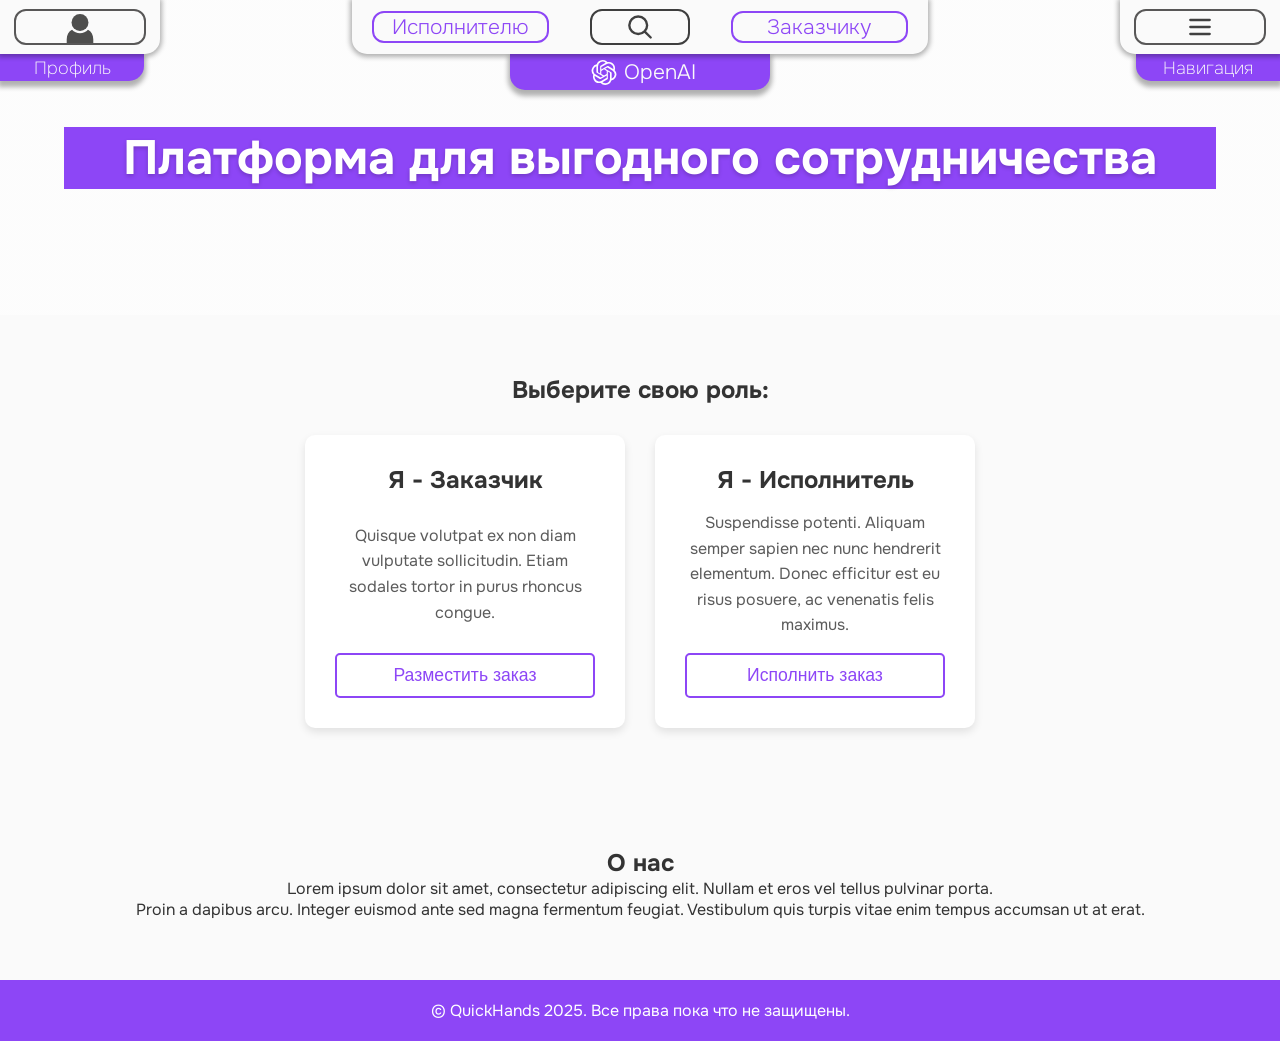
<file: index.html>
<!DOCTYPE html>
<html lang="ru">

<head>
    <meta charset="UTF-8">
    <meta name="viewport"
        content="width=device-width, user-scalable=no, initial-scale=1.0, maximum-scale=1.0, minimum-scale=1.0">
    <title>Home Page</title>
    <link rel="stylesheet" href="./styles/BEM blocks/header/header.css">
    <link rel="stylesheet" href="./styles/styles.css">
    <link rel="stylesheet" href="./styles/BEM blocks/primary-font/primary-font.css">
    <!-- Используем современный шрифт -->
    <link rel="preconnect" href="https://fonts.googleapis.com">
    <link rel="preconnect" href="https://fonts.gstatic.com" crossorigin>
    <link href="https://fonts.googleapis.com/css2?family=Onest:wght@100..900&display=swap" rel="stylesheet">
</head>

<body>
    <header class="header">
        
        <nav class="header__panel header__panel--left">
            <div class="header__panel-main header__panel-main--left">
                <div class="icon-logo header__acc-btn"> </div>
                <a class="primary-font header__panel-btn header__panel-btn--left" href="/"> 
                    <img class="header__icon" src="./images/header__icon--acc/header__icon--acc.svg" alt="" height="30" width="30"> 
                </a>
            </div>
            <div class="header__panel-sash header__panel-sash--left">
                <div class="header__panel-text primary-font">Профиль</div>
            </div>
        </nav>

        <nav class="header__panel header__panel--mid">
            <div class="header__panel-main header__panel-main--mid">
                <a class="header__panel-btn primary-font" href="/"> Исполнителю </a>
                <button class="header__panel-btn header__panel-btn--search" href=""> 
                    <img class="header__icon header__icon--search" src="./images/header__panel-btn/header__panel-btn--search.svg" alt="" height="30" width="30"> 
                </button>
                <a class="header__panel-btn primary-font" href="/"> Заказчику </a>
            </div>

            <div class="header__panel-sash header__panel-sash--mid">
                <a class="primary-font header__panel-btn header__panel-btn--home" href="/">
                    <img class="header__icon header__icon--logo" src="./images/header__icon--logo/header__icon--logo.svg" alt="" height="30" width="30"> OpenAI
                </a>
            </div>
        </nav>

        <nav class="header__panel header__panel--right">
            <div class="header__panel-main header__panel-main--right">
                <a class="primary-font header__panel-btn header__panel-btn--right" href="/">
                    <img class="header__icon" src="./images/header__icon--burger/header__icon--burger.svg" alt="" height="30" width="30">
                </a>
            </div>
            <div class="header__panel-sash header__panel-sash--right">
                <div class="header__panel-text primary-font">Навигация</div>
            </div>
        </nav>    
    </header>





    <section id="hero-section" class="hero">
        <div class="container maincont">
            <div class="maintitle">
                <h2 class="maintext">Платформа для выгодного сотрудничества</h2>
            </div>
            <!-- <p>Свяжитесь с талантливыми специалистами прямо сейчас!</p>
            <button class="btn btn-primary">Создать проект</button> -->
        </div>
    </section>
    <section id="services" class="services">
        <div class="container">
            <h2>Выберите свою роль:</h2>
            <div class="service-blocks">
                <div class="block block-orderer">
                    <h3>Я - Заказчик</h3>
                    <p>Quisque volutpat ex non diam vulputate sollicitudin. Etiam sodales tortor in purus rhoncus
                        congue.</p>
                    <button class="btn btn-outline inbe">Разместить заказ</button>
                </div>
                <div class="block block-executor">
                    <h3>Я - Исполнитель</h3>
                    <p>Suspendisse potenti. Aliquam semper sapien nec nunc hendrerit elementum. Donec efficitur est eu
                        risus posuere, ac venenatis felis maximus.</p>
                    <button class="btn btn-outline inbe">Исполнить заказ</button>
                </div>
            </div>
        </div>
    </section>

    <section id="about-us" class="about-us">
        <div class="container">
            <h2>О нас</h2>
            <p>Lorem ipsum dolor sit amet, consectetur adipiscing elit. Nullam et eros vel tellus pulvinar porta.</p>
            <p>Proin a dapibus arcu. Integer euismod ante sed magna fermentum feugiat. Vestibulum quis turpis vitae enim
                tempus accumsan ut at erat.</p>
        </div>
    </section>


    <footer class="footer">
        <div class="container">
            <p class="rights">&copy; QuickHands 2025. Все права пока что не защищены.</p>
        </div>
    </footer>
</body>

</html>
</file>
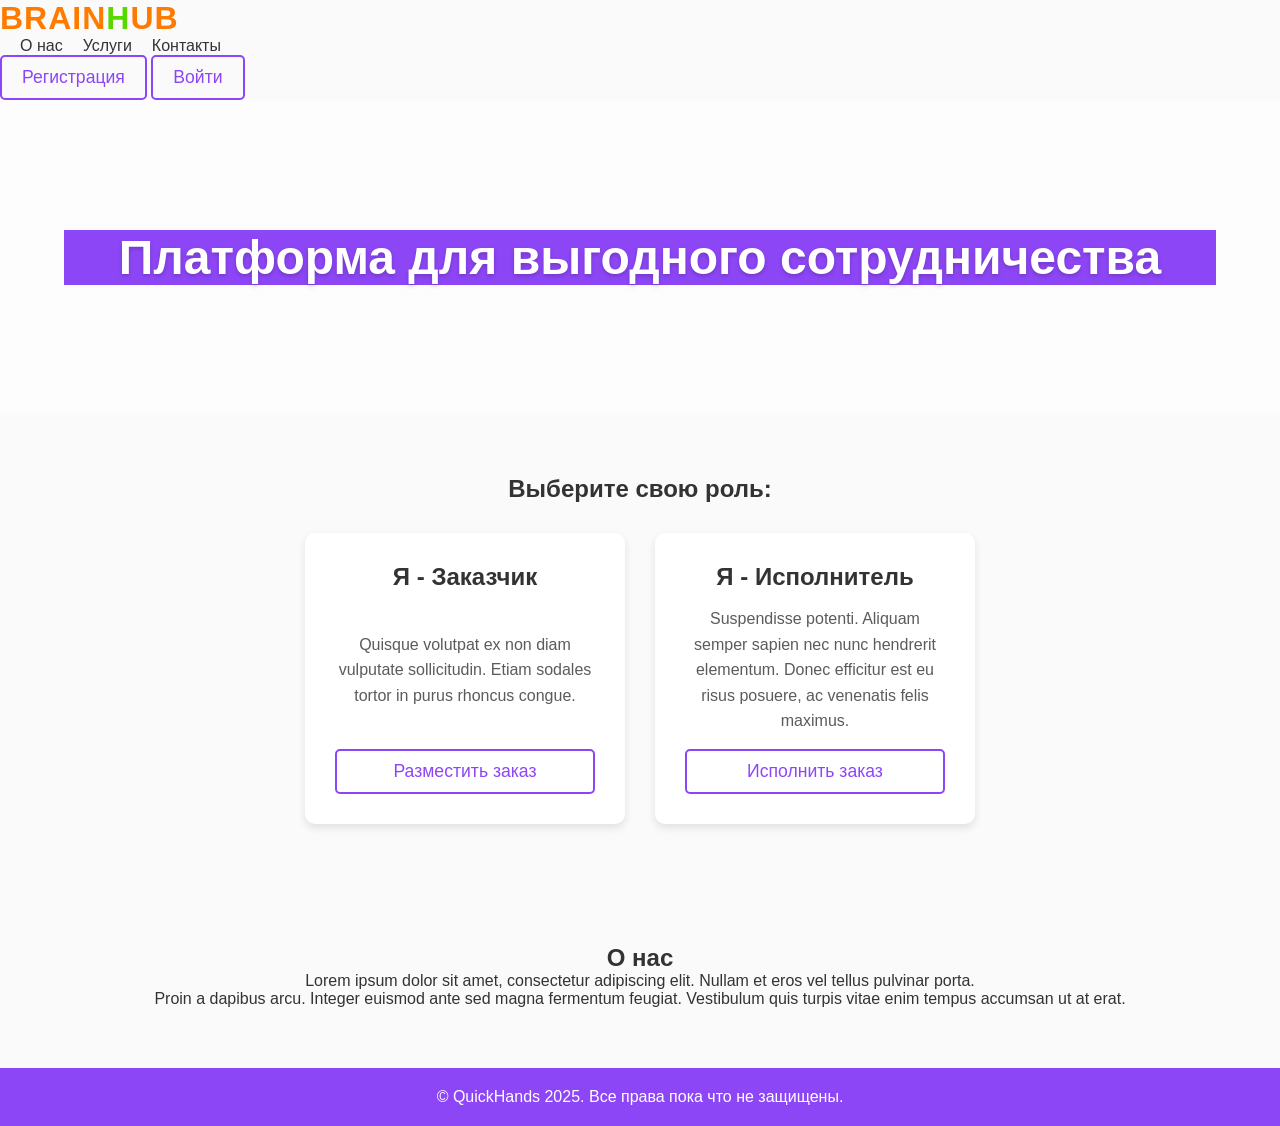
<file: hellopage.html>
<!DOCTYPE html>
<html lang="ru">

<head>
    <meta charset="UTF-8">
    <meta name="viewport" 
          content="width=device-width, user-scalable=no, initial-scale=1.0, maximum-scale=1.0, minimum-scale=1.0">
    <title>Hello page</title>
    <link rel="stylesheet" href="./styles/styles.css">
    <!-- Используем современный шрифт -->
    <!--<link rel="preconnect" href="https://fonts.googleapis.com">
    <link rel="preconnect" href="https://fonts.gstatic.com" crossorigin>
    <link href="https://fonts.googleapis.com/css2?family=Onest:wght@100..900&display=swap" rel="stylesheet"> --> 
</head>

<body>
    <header class="header">
        <div class="container">
            <h1 class="logo orangecolor">Brain<span class="greencolor">H</span>ub</h1>
            <nav class="navigation">
                <ul>
                    <li><a href="#about-us">О нас</a></li>
                    <li><a href="#services">Услуги</a></li>
                    <li><a href="#contact">Контакты</a></li>
                </ul>
            </nav>
        </div>
        <button class="btn btn-outline">Регистрация</button>
        <button class="btn btn-outline">Войти</button>
    </header>

    <section id="hero-section" class="hero">
        <div class="container maincont">
            <div class="maintitle">
                <h2 class="maintext">Платформа для выгодного сотрудничества</h2>
            </div>
            <!-- <p>Свяжитесь с талантливыми специалистами прямо сейчас!</p>
            <button class="btn btn-primary">Создать проект</button> -->
        </div>
    </section>
    <section id="services" class="services">
        <div class="container">
            <h2>Выберите свою роль:</h2>
            <div class="service-blocks">
                <div class="block block-orderer">
                    <h3>Я - Заказчик</h3>
                    <p>Quisque volutpat ex non diam vulputate sollicitudin. Etiam sodales tortor in purus rhoncus congue.</p>
                    <button class="btn btn-outline inbe">Разместить заказ</button>
                </div>
                <div class="block block-executor">
                    <h3>Я - Исполнитель</h3>
                    <p>Suspendisse potenti. Aliquam semper sapien nec nunc hendrerit elementum. Donec efficitur est eu risus posuere, ac venenatis felis maximus.</p>
                    <button class="btn btn-outline inbe">Исполнить заказ</button>
                </div>
            </div>
        </div>
    </section>

    <section id="about-us" class="about-us">
        <div class="container">
            <h2>О нас</h2>
            <p>Lorem ipsum dolor sit amet, consectetur adipiscing elit. Nullam et eros vel tellus pulvinar porta.</p>
            <p>Proin a dapibus arcu. Integer euismod ante sed magna fermentum feugiat. Vestibulum quis turpis vitae enim tempus accumsan ut at erat.</p>
        </div>
    </section>


    <footer class="footer">
        <div class="container">
            <p class="rights">&copy; QuickHands 2025. Все права пока что не защищены.</p>
        </div>
    </footer>
</body>

</html>
</file>
<file: styles/BEM blocks/header/header.css>
.header {
    position: fixed;
    display: flex;
    justify-content: space-between;
    align-items: center;
    margin: 0 0 0 0;
    padding-top: 0;
    height: 10%;
    width: 100%;
    user-select: none;
}

.header__panel {
    display: flex;
    flex-direction: column;
    align-items: center;
    height: 100%;
    width: 40%;
}

.header__panel-text {
    text-align: center;
    color: #fafafa;
    white-space: nowrap;
    text-overflow: ellipsis;

}

.header__panel-main {
    display: flex;
    justify-content: space-around;
    align-items: center;
    background-color: #fafafa;
    height: 60%;
    width: 100%;
    border-width: 0px 2px 2px 2px;
    border-radius: 0% 0% 35px 35px;
    box-shadow: 0 1px 5px 2px rgba(0, 0, 0, 0.3);
}

.header__panel-sash {
    display: flex;
    z-index: -100;
    font-size: 1.1rem;
    font-weight: 150;
    justify-content: space-around;
    align-items: center;
    background-color: #8d46f6;
    height: 40%;
    width: 90%;
    border-radius: 0% 0% 30px 30px;
    box-shadow: 0 4px 5px 2px rgba(0, 0, 0, 0.3);
}

.header__panel-btn {
    display: flex;
    font-size: 1.3rem;
    height: 1.8rem;
    font-weight: 250;
    color: #8d46f6;
    cursor: pointer;
    box-sizing: content-box;
    width: 30%;
    justify-content: center;
    align-items: center;
    white-space: nowrap;
    text-overflow: clip;
    overflow: hidden;
    border: 2px solid #8d46f6;
    border-radius: 12px;
    transition: background-color 150ms ease, 
            color 150ms ease, 
            transform 150ms ease, 
            filter 150ms ease;
}

.header__panel-btn:hover {
    background-color: #8d46f6;
    color: #fafafa;
    transform: translateY(-3px);
}


.header__icon {
    height: 90%;
    width: 90%;
    filter: contrast(50%);
}

.header__icon--search {
    height: 90%;
    width: 40%;
    filter: contrast(50%);
}

.header__icon--logo {
    height: 25px;
    width: 40px;
    filter: invert();
}



.header__panel--mid {
    align-items: center;
    width: 36rem;
    min-width: 10rem;
}

.header__panel--right {
    align-items: end;
    width: 10rem;
    min-width: 5rem;
    flex-shrink: 2;
}

.header__panel--left {
    align-items: start;
    width: 10rem;
    min-width: 5rem;
}


.header__panel-main--left {
    justify-content: center;
    border-radius: 0% 0% 15px 0%;
}

.header__panel-main--mid {
    justify-content: space-around;
    border-radius: 0% 0% 15px 15px;
}

.header__panel-main--right {
    justify-content: center;
    border-radius: 0% 0% 0% 15px;
}



.header__panel-sash--left {
    height: 30%;
    border-radius: 0% 0% 15px 0%;
}

.header__panel-sash--mid {
    width: 45%;
    border-radius: 0% 0% 15px 15px;
}

.header__panel-sash--right {
    height: 30%;
    border-radius: 0% 0% 0% 15px;
}



.header__panel-btn--left {
    align-items: end;
    width: 80%;
    height: 2rem;
    border-color: #585757;
    
}
.header__panel-btn--left:hover {
    background-color: #c1c1c1;
    border-color: #c1c1c1;
    filter: invert();
}

.header__panel-btn--right {
    width: 80%;
    height: 2rem;
    border-color: #585757;
}
.header__panel-btn--right:hover {
    background-color: #c1c1c1;
    border-color: #c1c1c1;
    filter: invert();
}
.header__panel-btn--search {
    justify-content: space-evenly;
    width: 6rem;
    height: 2rem;
    background-color: #fafafa;
    border-color: #3e3e3e;
}
.header__panel-btn--search:hover {
    background-color: #c1c1c1;
    border-color: #c1c1c1;
    filter: invert();
}

.header__panel-btn--home {
    color: #fafafa;
    font-weight: 300!important;
    height: 2rem;
    width: 8rem;
    border: 0;
}



@media (max-width: 800px) {
    .header__panel-btn {
        font-size: 1rem;
    }

    .header__panel-btn--home {
        font-size: 1.3rem;
    }
}

@media (max-width: 570px) {
    .header {
        flex-wrap: wrap;
    }

    .header__panel-sash {
        display: none;
    }
    .header__panel-btn {
        min-width: 50px;
    }

    .header__panel--left {
        order: 1;
        position: relative;
        top: -40%;
        z-index: -200;
    }

    .header__panel--right {
        order: 3;
        position: relative;
        top: -40%;
        z-index: -200;
    }

}
</file>
<file: styles/styles.css>
* {
    margin: 0;
    padding: 0;
    box-sizing: border-box;
    text-decoration: none;
}

 body {
    font-family: "Onest", sans-serif;
    color: #333;
    background-color: #fafafa;
} 

.container {
    max-width: 100%;
    width: 100%;
    /* margin: auto; */
}

.maincont {
    display: flex;
    justify-content: center;
}

.maintitle {
    width: 90%;
    color: #8d46f6;
    background-color: #8d46f6;
    text-align: center;
    vertical-align: middle;
}

.maintext {
    margin-bottom: 0px!important;
}

/* .header {
    gap: 1vw;
    margin: 2vw;
    display: flex;
    justify-content: space-between;
    align-items: center;
    padding: 20px 0;
    background-color: white;
    position: relative;
    z-index: 1000;
} */

.logo {
    font-size: 2em;
    font-weight: bold;
    text-transform: uppercase;
    letter-spacing: 1px;
    color: black;
}

.navigation ul {
    list-style-type: none;
    display: flex;
}

.navigation li {
    margin-left: 20px;
}

.navigation a {
    text-decoration: none;
    color: inherit;
    transition: all .3s ease-in-out;
}

.navigation a:hover {
    color: #8d46f6;
}

.hero {
    height: 35vh;
    display: flex;
    justify-content: center;
    align-items: center;
    flex-direction: column;
    text-align: center;
    background-image: linear-gradient(to right bottom, rgba(255, 255, 255, .5), rgba(255, 255, 255, .5)), url('https://via.placeholder.com/1920x1080');
    background-position: center;
    background-repeat: no-repeat;
    background-size: cover;
}

.hero h2 {
    font-size: 3em;
    margin-bottom: 20px;
    color: #fff;
    text-shadow: 0 2px 4px rgba(0, 0, 0, .2);
}

.btn {
    padding: 10px 20px;
    border-radius: 5px;
    cursor: pointer;
    font-size: 1.1em;
    transition: transform .3s ease-in-out;
}

.btn-primary {
    background-color: #8d46f6;
    color: white;
    border: none;
}

.btn-primary:hover {
    transform: scale(1.05);
}

.inbe {
    margin-top: 15px;
}

.btn-outline {
    background-color: transparent;
    color: #8d46f6;
    border: 2px solid #8d46f6;
    transition: all .3s;
}

.btn-outline:hover {
    background-color: #8d46f6;
    color: white;
}

.about-us,
.services {
    padding: 60px 0;
    text-align: center;
}

.service-blocks {
    display: grid;
    justify-content: center;
    gap: 30px;
    grid-template-columns: repeat(2, 25%);
    margin-top: 30px;
}

.greencolor {
    color: rgb(87, 217, 0);
}

.orangecolor {
    color: rgb(255, 123, 0);
}

.block {
    display: flex;
    flex-direction: column;
    justify-content: space-between;
    padding: 30px;
    background-color: white;
    box-shadow: 0 4px 8px rgba(0, 0, 0, .1);
    border-radius: 10px;
    transition: transform .3s ease-in-out;
}

.block h3 {
    font-size: 1.5em;
    margin-bottom: 15px;
}

.block p {
    line-height: 1.6;
    opacity: .8;
}

.block:hover {
    transform: translateY(-10px);
}

.rights {
    color: white;
}

.footer {
    background-color: #8d46f6;
    color: white;
    text-align: center;
    padding: 20px 0;
}

@media screen and (max-width: 768px) {
    .navigation ul {
        flex-wrap: wrap;
    }
    .navigation li {
        margin-left: 10px;
    }
    .service-blocks {
        grid-template-columns: 1fr;
    }
}
</file>
<file: styles/BEM blocks/primary-font/primary-font.css>
.primary-font {
    text-align: center;
    font-family: "Onest";
}
</file>
